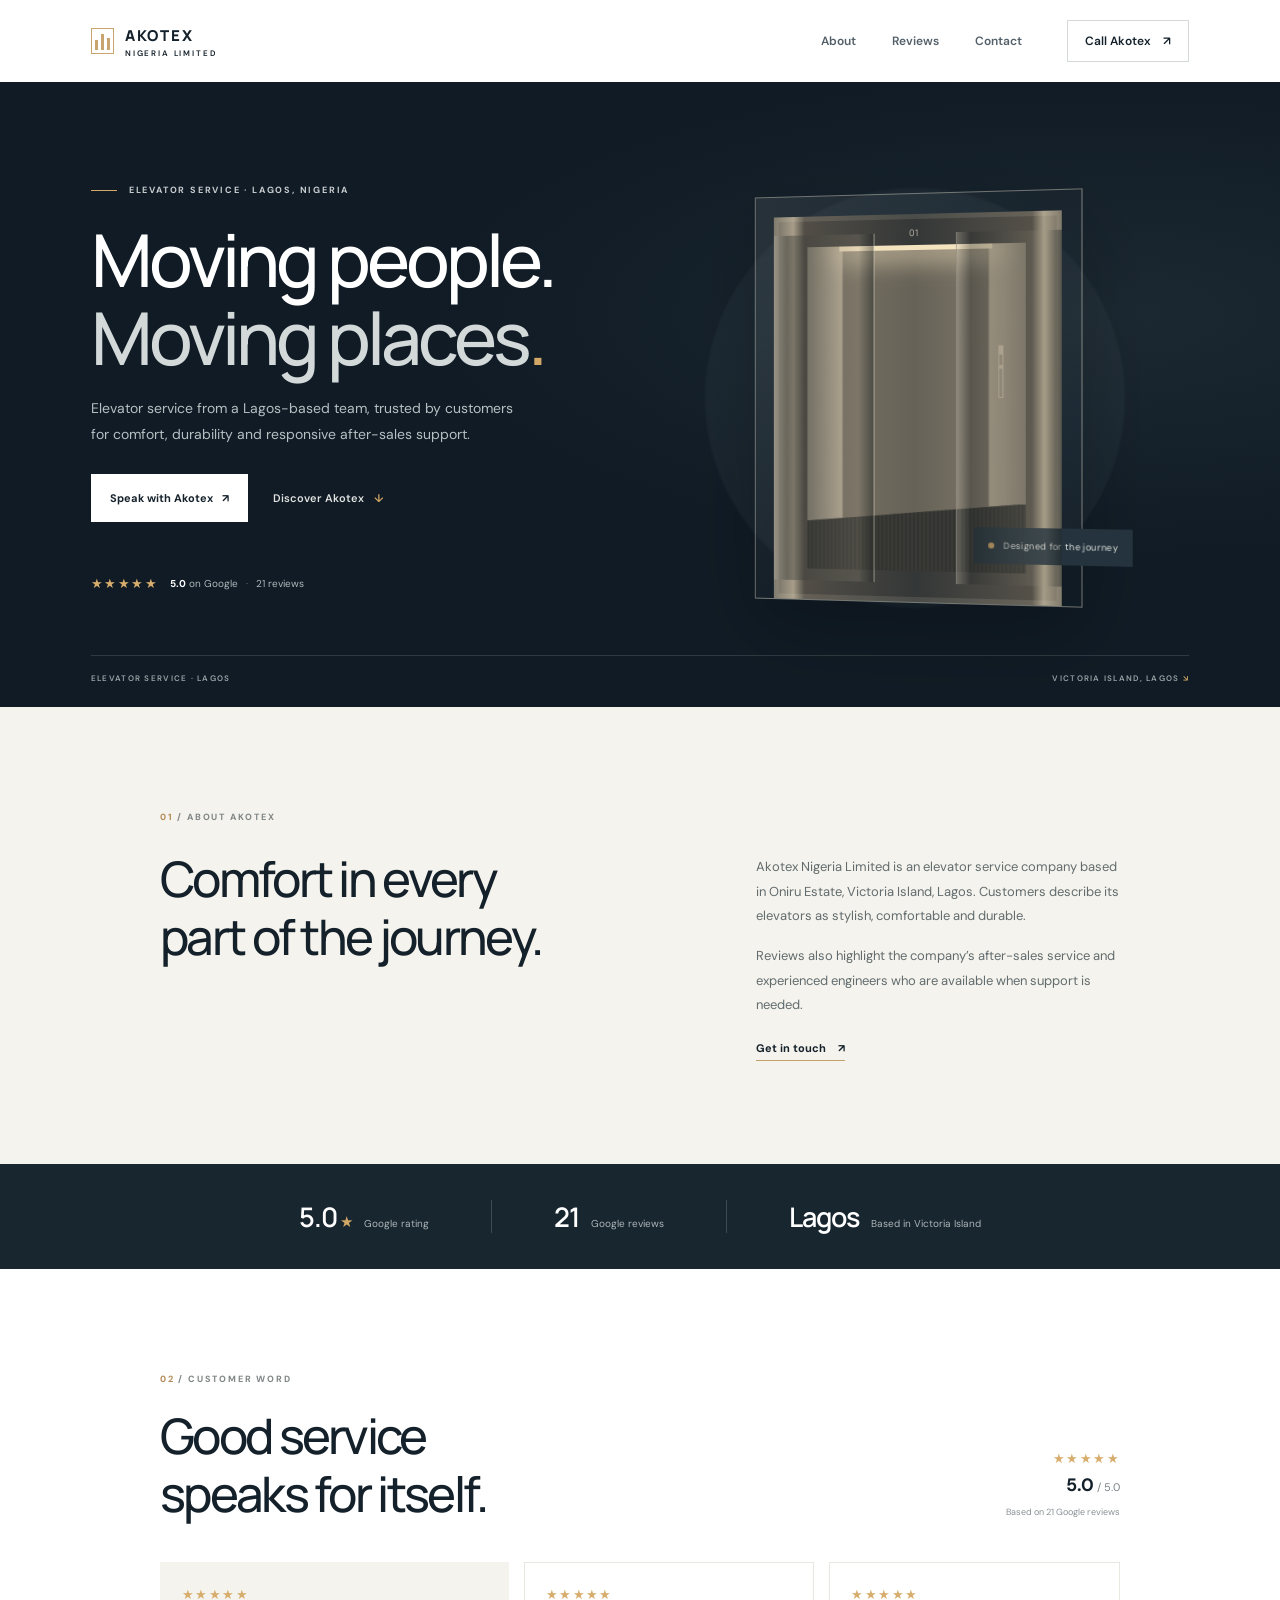
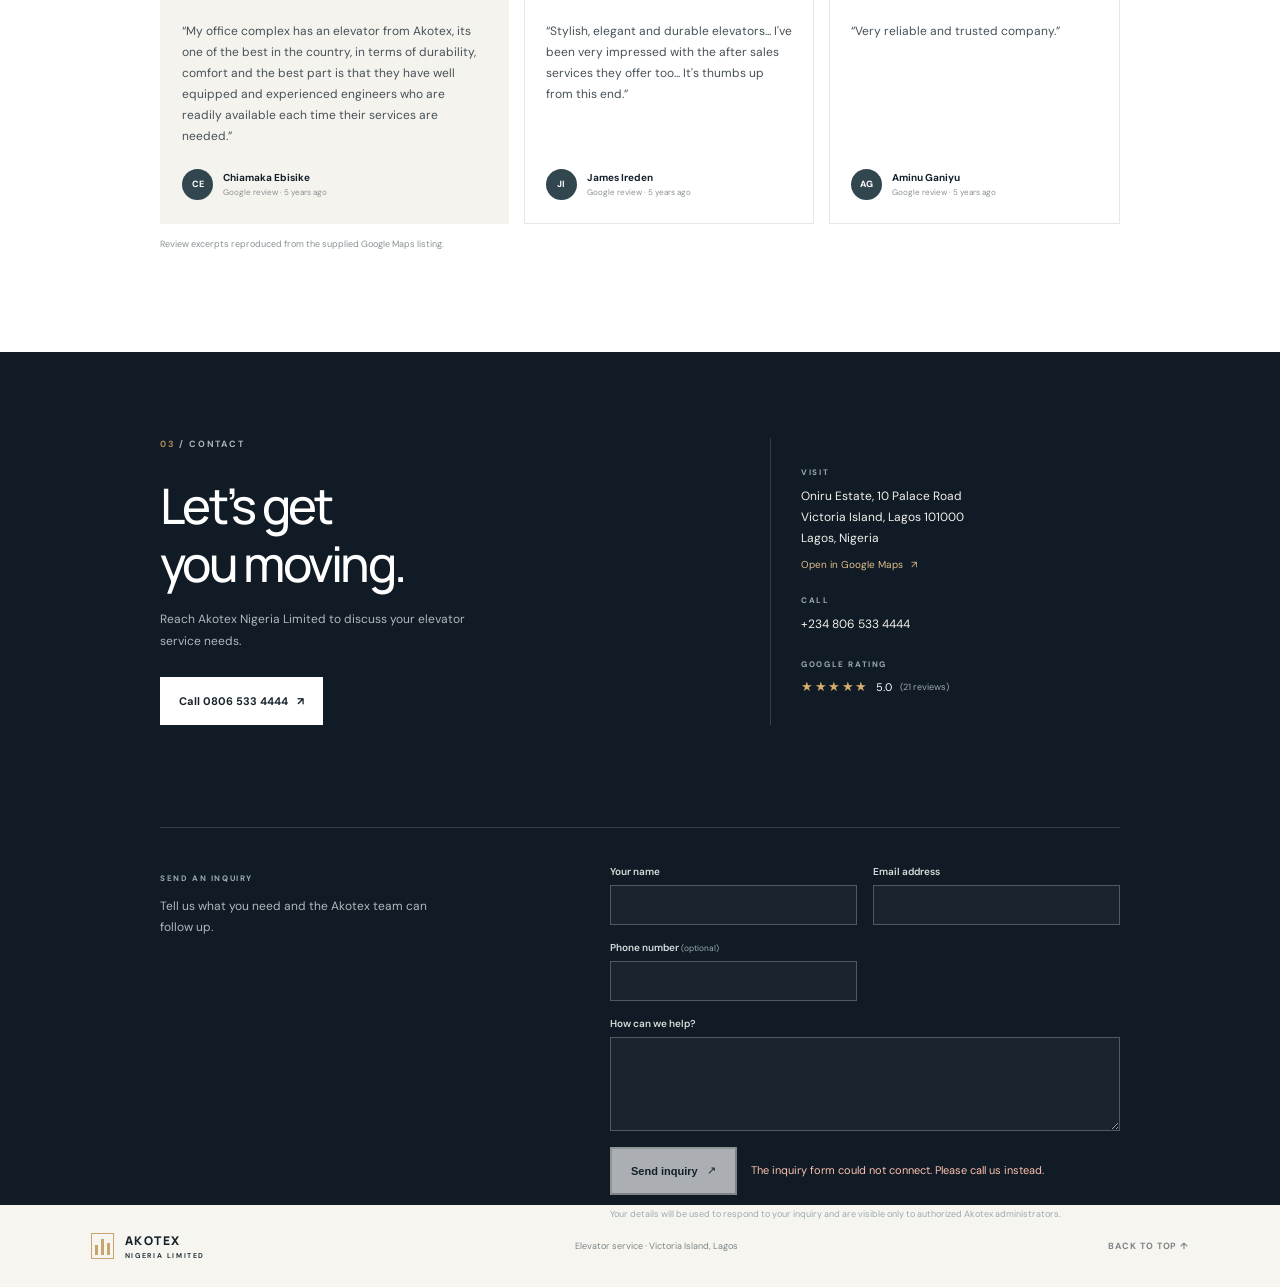
<file: AkotexLimited  Website/index.html>
<!doctype html>
<html lang="en">
  <head>
    <meta charset="utf-8">
    <meta name="viewport" content="width=device-width, initial-scale=1">
    <meta name="theme-color" content="#101b25">
    <meta name="description" content="Discover Akotex Nigeria Limited, an elevator service company based in Victoria Island, Lagos.">
    <title>Akotex Nigeria Limited | Elevator Services in Lagos</title>
    <link rel="preconnect" href="https://fonts.googleapis.com">
    <link rel="preconnect" href="https://fonts.gstatic.com" crossorigin>
    <link href="https://fonts.googleapis.com/css2?family=DM+Sans:wght@400;500;600;700&family=Manrope:wght@400;500;600;700;800&display=swap" rel="stylesheet">
    <link rel="stylesheet" href="styles.css">
  </head>
  <body>
    <header class="site-header">
      <a class="brand" href="#home" aria-label="Akotex Nigeria Limited home">
        <span class="brand-mark" aria-hidden="true"><span></span><span></span><span></span></span>
        <span class="brand-name">AKOTEX <small>NIGERIA LIMITED</small></span>
      </a>
      <nav class="main-nav" aria-label="Main navigation">
        <a href="#about">About</a>
        <a href="#reviews">Reviews</a>
        <a href="#contact">Contact</a>
      </nav>
      <a class="header-call" href="tel:+2348065334444">Call Akotex <span aria-hidden="true">↗</span></a>
    </header>

    <main>
      <section class="hero" id="home">
        <div class="hero-copy">
          <p class="eyebrow"><span class="eyebrow-line"></span> ELEVATOR SERVICE · LAGOS, NIGERIA</p>
          <h1>Moving people.<br><span>Moving places</span><em>.</em></h1>
          <p class="hero-intro">Elevator service from a Lagos-based team, trusted by customers for comfort, durability and responsive after-sales support.</p>
          <div class="hero-actions">
            <a class="button button-light" href="tel:+2348065334444">Speak with Akotex <span aria-hidden="true">↗</span></a>
            <a class="text-link" href="#about">Discover Akotex <span aria-hidden="true">↓</span></a>
          </div>
          <div class="rating">
            <div class="stars" aria-label="5 out of 5 stars">★★★★★</div>
            <p><strong>5.0</strong> on Google <span>·</span> 21 reviews</p>
          </div>
        </div>
        <div class="hero-art" aria-label="Illustration of a modern elevator interior" role="img">
          <div class="art-glow"></div>
          <div class="lift-scene">
            <div class="lift-frame">
              <div class="lift-door lift-door-left"></div>
              <div class="lift-door lift-door-right"></div>
              <div class="lift-interior">
                <div class="interior-light"></div>
                <div class="interior-panel"></div>
                <div class="interior-floor"></div>
              </div>
              <div class="lift-number">01</div>
            </div>
            <div class="art-label"><span class="label-dot"></span><span>Designed for the journey</span></div>
          </div>
        </div>
        <div class="hero-bottom">
          <span>ELEVATOR SERVICE · LAGOS</span>
          <span>VICTORIA ISLAND, LAGOS <span aria-hidden="true">↘</span></span>
        </div>
      </section>

      <section class="intro section-wrap" id="about">
        <div class="section-kicker"><span>01</span> / ABOUT AKOTEX</div>
        <div class="intro-content">
          <h2>Comfort in every<br>part of the journey.</h2>
          <div class="intro-copy">
            <p>Akotex Nigeria Limited is an elevator service company based in Oniru Estate, Victoria Island, Lagos. Customers describe its elevators as stylish, comfortable and durable.</p>
            <p>Reviews also highlight the company’s after-sales service and experienced engineers who are available when support is needed.</p>
            <a class="arrow-link" href="#contact">Get in touch <span aria-hidden="true">↗</span></a>
          </div>
        </div>
      </section>

      <section class="proof" aria-label="Company highlights">
        <div class="proof-item"><span class="proof-value">5.0<span class="proof-star">★</span></span><span class="proof-caption">Google rating</span></div>
        <div class="proof-divider"></div>
        <div class="proof-item"><span class="proof-value">21</span><span class="proof-caption">Google reviews</span></div>
        <div class="proof-divider"></div>
        <div class="proof-item"><span class="proof-value">Lagos</span><span class="proof-caption">Based in Victoria Island</span></div>
      </section>

      <section class="reviews section-wrap" id="reviews">
        <div class="reviews-heading">
          <div>
            <div class="section-kicker"><span>02</span> / CUSTOMER WORD</div>
            <h2>Good service<br>speaks for itself.</h2>
          </div>
          <div class="reviews-score">
            <div class="stars" aria-label="5 out of 5 stars">★★★★★</div>
            <p><strong>5.0</strong> / 5.0</p>
            <span>Based on 21 Google reviews</span>
          </div>
        </div>
        <div class="review-grid">
          <figure class="review-card review-featured">
            <div class="stars" aria-label="5 out of 5 stars">★★★★★</div>
            <blockquote>“My office complex has an elevator from Akotex, its one of the best in the country, in terms of durability, comfort and the best part is that they have well equipped and experienced engineers who are readily available each time their services are needed.”</blockquote>
            <figcaption><span class="review-avatar">CE</span><span><strong>Chiamaka Ebisike</strong><small>Google review · 5 years ago</small></span></figcaption>
          </figure>
          <figure class="review-card">
            <div class="stars" aria-label="5 out of 5 stars">★★★★★</div>
            <blockquote>“Stylish, elegant and durable elevators... I've been very impressed with the after sales services they offer too... It's thumbs up from this end.”</blockquote>
            <figcaption><span class="review-avatar">JI</span><span><strong>James Ireden</strong><small>Google review · 5 years ago</small></span></figcaption>
          </figure>
          <figure class="review-card">
            <div class="stars" aria-label="5 out of 5 stars">★★★★★</div>
            <blockquote>“Very reliable and trusted company.”</blockquote>
            <figcaption><span class="review-avatar">AG</span><span><strong>Aminu Ganiyu</strong><small>Google review · 5 years ago</small></span></figcaption>
          </figure>
        </div>
        <p class="review-note">Review excerpts reproduced from the supplied Google Maps listing.</p>
      </section>

      <section class="contact" id="contact">
        <div class="contact-inner">
          <div class="contact-copy">
            <div class="section-kicker section-kicker-light"><span>03</span> / CONTACT</div>
            <h2>Let’s get<br>you moving.</h2>
            <p>Reach Akotex Nigeria Limited to discuss your elevator service needs.</p>
            <a class="button button-light" href="tel:+2348065334444">Call 0806 533 4444 <span aria-hidden="true">↗</span></a>
          </div>
          <div class="contact-details">
            <div class="detail-block">
              <span class="detail-label">VISIT</span>
              <address>Oniru Estate, 10 Palace Road<br>Victoria Island, Lagos 101000<br>Lagos, Nigeria</address>
              <a class="detail-link" href="https://www.google.com/maps/search/?api=1&query=Akotex+Nigeria+Limited%2C+Oniru+Estate%2C+10+Palace+Rd%2C+Victoria+Island%2C+Lagos" target="_blank" rel="noopener noreferrer">Open in Google Maps <span aria-hidden="true">↗</span></a>
            </div>
            <div class="detail-block">
              <span class="detail-label">CALL</span>
              <a class="phone-link" href="tel:+2348065334444">+234 806 533 4444</a>
            </div>
            <div class="detail-block">
              <span class="detail-label">GOOGLE RATING</span>
              <span class="contact-rating"><span class="stars" aria-label="5 out of 5 stars">★★★★★</span> 5.0 <small>(21 reviews)</small></span>
            </div>
          </div>
          <div class="inquiry-form-wrap">
            <div class="inquiry-heading">
              <span class="detail-label">SEND AN INQUIRY</span>
              <p>Tell us what you need and the Akotex team can follow up.</p>
            </div>
            <form class="inquiry-form" id="inquiry-form">
              <label>
                <span>Your name</span>
                <input name="name" autocomplete="name" required minlength="2" maxlength="120">
              </label>
              <label>
                <span>Email address</span>
                <input name="email" type="email" autocomplete="email" required maxlength="254">
              </label>
              <label>
                <span>Phone number <small>(optional)</small></span>
                <input name="phone" type="tel" autocomplete="tel" maxlength="40">
              </label>
              <label>
                <span>How can we help?</span>
                <textarea name="message" rows="4" required minlength="10" maxlength="5000"></textarea>
              </label>
              <label class="inquiry-trap" aria-hidden="true">
                Leave this field empty
                <input name="website" tabindex="-1" autocomplete="off">
              </label>
              <div class="inquiry-submit">
                <button class="button button-light" type="submit">Send inquiry <span aria-hidden="true">↗</span></button>
                <p class="form-status" id="form-status" role="status" aria-live="polite"></p>
              </div>
              <p class="inquiry-privacy">Your details will be used to respond to your inquiry and are visible only to authorized Akotex administrators.</p>
            </form>
          </div>
        </div>
      </section>
    </main>

    <footer class="site-footer">
      <a class="brand footer-brand" href="#home" aria-label="Akotex Nigeria Limited home">
        <span class="brand-mark" aria-hidden="true"><span></span><span></span><span></span></span>
        <span class="brand-name">AKOTEX <small>NIGERIA LIMITED</small></span>
      </a>
      <span class="footer-note">Elevator service · Victoria Island, Lagos</span>
      <a class="back-top" href="#home">BACK TO TOP ↑</a>
    </footer>
    <script type="module" src="contact.js"></script>
  </body>
</html>
</file>
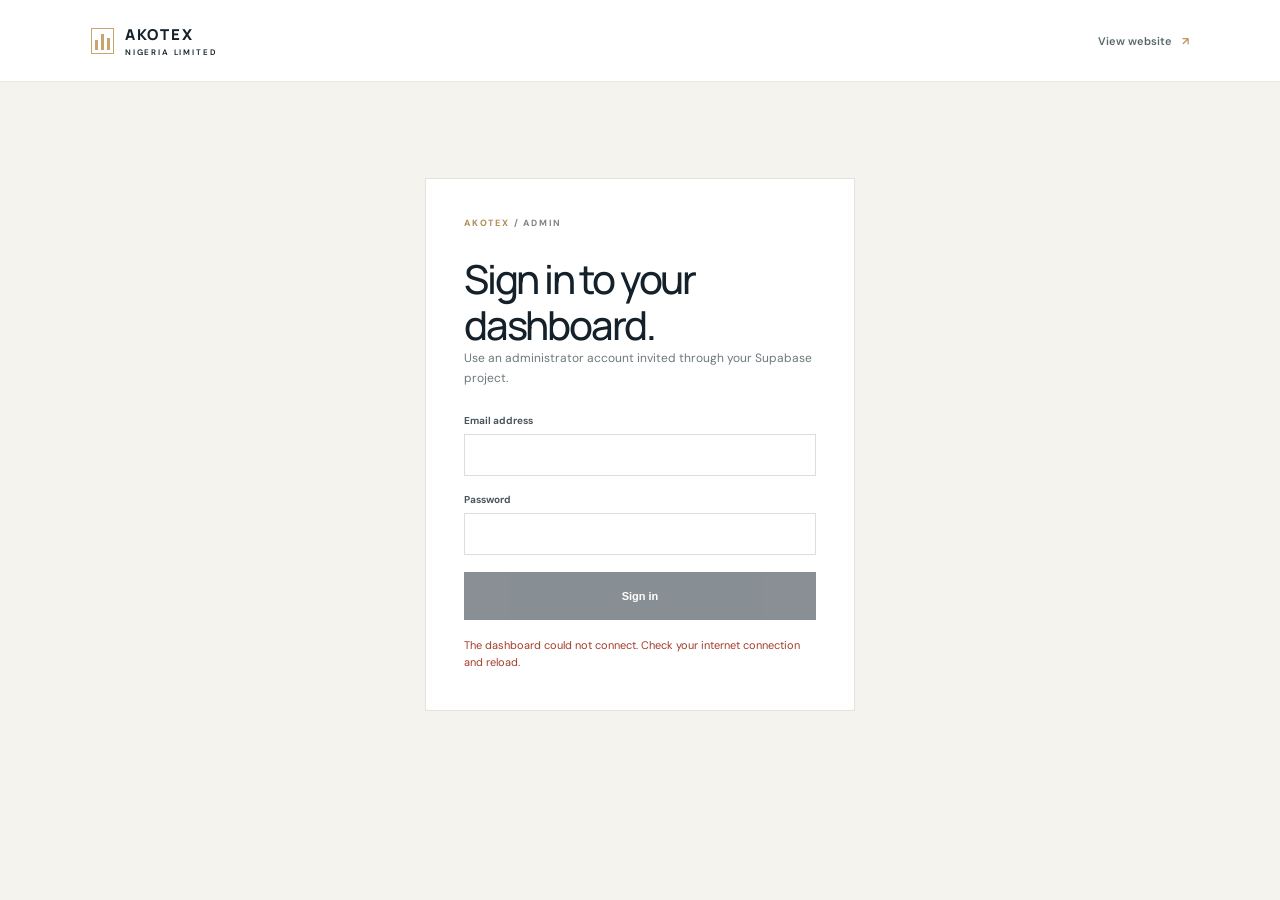
<file: AkotexLimited  Website/dashboard.html>
<!doctype html>
<html lang="en">
  <head>
    <meta charset="utf-8">
    <meta name="viewport" content="width=device-width, initial-scale=1">
    <meta name="theme-color" content="#101b25">
    <meta name="robots" content="noindex, nofollow">
    <title>Inquiries Dashboard | Akotex Nigeria Limited</title>
    <link rel="preconnect" href="https://fonts.googleapis.com">
    <link rel="preconnect" href="https://fonts.gstatic.com" crossorigin>
    <link href="https://fonts.googleapis.com/css2?family=DM+Sans:wght@400;500;600;700&family=Manrope:wght@400;500;600;700;800&display=swap" rel="stylesheet">
    <link rel="stylesheet" href="styles.css">
    <link rel="stylesheet" href="dashboard.css">
  </head>
  <body class="dashboard-page">
    <header class="site-header dashboard-header">
      <a class="brand" href="index.html" aria-label="Akotex Nigeria Limited home">
        <span class="brand-mark" aria-hidden="true"><span></span><span></span><span></span></span>
        <span class="brand-name">AKOTEX <small>NIGERIA LIMITED</small></span>
      </a>
      <a class="dashboard-back" href="index.html">View website <span aria-hidden="true">↗</span></a>
    </header>

    <main class="dashboard-main">
      <section class="auth-card" id="login-panel" aria-labelledby="login-title">
        <p class="section-kicker"><span>AKOTEX</span> / ADMIN</p>
        <h1 id="login-title">Sign in to your dashboard.</h1>
        <p class="auth-description">Use an administrator account invited through your Supabase project.</p>
        <form id="login-form" class="login-form">
          <label>Email address<input name="email" type="email" autocomplete="username" required></label>
          <label>Password<input name="password" type="password" autocomplete="current-password" required></label>
          <button class="button dashboard-button" type="submit">Sign in</button>
          <p class="dashboard-message" id="login-message" role="status" aria-live="polite"></p>
        </form>
      </section>

      <section class="inbox" id="inbox-panel" hidden aria-labelledby="inbox-title">
        <div class="inbox-header">
          <div>
            <p class="section-kicker"><span>AKOTEX</span> / ADMIN</p>
            <h1 id="inbox-title">Inquiries</h1>
            <p class="inbox-subtitle">Review and manage messages sent from your website.</p>
          </div>
          <button class="button sign-out-button" id="sign-out" type="button">Sign out</button>
        </div>

        <div class="inquiry-stats" aria-label="Inquiry totals">
          <div><span>Total inquiries</span><strong id="total-count">—</strong></div>
          <div><span>New</span><strong id="new-count">—</strong></div>
          <div><span>In progress</span><strong id="progress-count">—</strong></div>
          <div><span>Resolved</span><strong id="resolved-count">—</strong></div>
        </div>

        <div class="inbox-toolbar">
          <label class="search-label">Search this page
            <input id="search-input" type="search" placeholder="Name, email or message">
          </label>
          <label class="filter-label">Filter by status
            <select id="status-filter">
              <option value="all">All statuses</option>
              <option value="new">New</option>
              <option value="in_progress">In progress</option>
              <option value="resolved">Resolved</option>
            </select>
          </label>
          <button class="button refresh-button" id="refresh-inquiries" type="button">Refresh</button>
        </div>

        <p class="dashboard-message" id="inbox-message" role="status" aria-live="polite"></p>
        <div class="table-wrap">
          <table class="inquiry-table">
            <thead>
              <tr><th>Inquiry</th><th>Received</th><th>Status</th><th>Actions</th></tr>
            </thead>
            <tbody id="inquiry-rows"></tbody>
          </table>
          <p class="empty-state" id="empty-state" hidden>No inquiries match these filters.</p>
        </div>
        <div class="pagination">
          <span id="page-summary">—</span>
          <div>
            <button class="button page-button" id="previous-page" type="button">Previous</button>
            <button class="button page-button" id="next-page" type="button">Next</button>
          </div>
        </div>
      </section>
    </main>
    <script type="module" src="dashboard.js"></script>
  </body>
</html>
</file>
<file: AkotexLimited  Website/styles.css>
:root {
  color-scheme: light;
  --ink: #14212b;
  --muted: #65727a;
  --navy: #101b25;
  --cream: #f5f3ed;
  --gold: #d3a765;
  --line: #deddd7;
  font-family: "DM Sans", sans-serif;
  font-synthesis: none;
  text-rendering: optimizeLegibility;
}

* {
  box-sizing: border-box;
}

html {
  scroll-behavior: smooth;
}

body {
  margin: 0;
  color: var(--ink);
  background: #fff;
}

a {
  color: inherit;
  text-decoration: none;
}

.site-header {
  height: 82px;
  padding: 0 7.1%;
  display: flex;
  align-items: center;
  justify-content: space-between;
  background: #fff;
}

.brand {
  display: inline-flex;
  align-items: center;
  gap: 11px;
}

.brand-mark {
  display: inline-flex;
  align-items: flex-end;
  gap: 3px;
  height: 26px;
  padding: 3px;
  border: 1px solid #c8a46f;
}

.brand-mark span {
  width: 3px;
  background: #c8a46f;
}

.brand-mark span:nth-child(1) { height: 10px; }
.brand-mark span:nth-child(2) { height: 16px; }
.brand-mark span:nth-child(3) { height: 12px; }

.brand-name {
  font-family: Manrope, sans-serif;
  font-size: 15px;
  font-weight: 800;
  letter-spacing: .12em;
}

.brand-name small {
  display: block;
  margin-top: 2px;
  font-family: "DM Sans", sans-serif;
  font-size: 8px;
  font-weight: 600;
  letter-spacing: .23em;
}

.main-nav {
  display: flex;
  gap: 36px;
  margin-left: auto;
  margin-right: 45px;
}

.main-nav a,
.header-call {
  font-size: 12px;
  font-weight: 600;
}

.main-nav a {
  color: #536069;
  transition: color .2s ease;
}

.main-nav a:hover,
.text-link:hover,
.arrow-link:hover {
  color: #bd8c4e;
}

.header-call {
  padding: 12px 17px;
  border: 1px solid #d5d9d8;
}

.header-call span,
.button span,
.arrow-link span {
  margin-left: 9px;
}

.hero {
  position: relative;
  display: grid;
  grid-template-columns: 1fr 1fr;
  min-height: 625px;
  padding: 77px 7.1% 70px;
  overflow: hidden;
  color: #fff;
  background: var(--navy);
}

.hero::before {
  position: absolute;
  inset: 0;
  background: radial-gradient(ellipse at 86% 37%, rgba(68, 87, 94, .22), transparent 43%);
  content: "";
  pointer-events: none;
}

.hero-copy,
.hero-art {
  position: relative;
  z-index: 1;
}

.hero-copy {
  align-self: center;
  padding-bottom: 20px;
}

.eyebrow,
.section-kicker,
.detail-label {
  font-size: 9px;
  font-weight: 700;
  letter-spacing: .2em;
}

.eyebrow {
  display: flex;
  align-items: center;
  gap: 12px;
  margin: 0 0 24px;
  color: #c9cdd0;
}

.eyebrow-line {
  width: 26px;
  height: 1px;
  background: var(--gold);
}

h1,
h2,
p,
figure {
  margin-top: 0;
}

h1,
h2 {
  font-family: Manrope, sans-serif;
  letter-spacing: -.055em;
}

h1 {
  margin-bottom: 20px;
  font-size: clamp(47px, 5.7vw, 76px);
  font-weight: 500;
  line-height: 1.07;
}

h1 span {
  color: #d3d9d9;
}

h1 em {
  color: var(--gold);
  font-style: normal;
}

.hero-intro {
  max-width: 430px;
  margin-bottom: 27px;
  color: #b6c0c3;
  font-size: 14px;
  line-height: 1.8;
}

.hero-actions {
  display: flex;
  align-items: center;
  gap: 25px;
}

.button {
  display: inline-flex;
  min-height: 48px;
  align-items: center;
  justify-content: center;
  padding: 0 19px;
  font-size: 11px;
  font-weight: 700;
  transition: transform .2s ease, background .2s ease;
}

.button:hover {
  transform: translateY(-2px);
}

.button-light {
  color: #17232c;
  background: #fff;
}

.text-link {
  color: #e0e2df;
  font-size: 11px;
  font-weight: 600;
  transition: color .2s ease;
}

.text-link span {
  margin-left: 7px;
  color: var(--gold);
}

.rating {
  display: flex;
  align-items: center;
  gap: 12px;
  margin-top: 53px;
}

.stars {
  color: #d7ad6d;
  font-size: 13px;
  letter-spacing: .11em;
  white-space: nowrap;
}

.rating p {
  margin: 0;
  color: #aeb8bc;
  font-size: 10px;
}

.rating strong {
  color: #fff;
}

.rating p span {
  margin: 0 5px;
  color: #68777c;
}

.hero-art {
  display: flex;
  align-items: center;
  justify-content: center;
  min-height: 420px;
}

.art-glow {
  position: absolute;
  top: 50%;
  left: 50%;
  width: min(34vw, 420px);
  aspect-ratio: 1;
  transform: translate(-50%, -50%);
  border-radius: 50%;
  background: rgba(91, 112, 117, .11);
  filter: blur(1px);
}

.lift-scene {
  position: relative;
  width: min(66%, 330px);
  height: 410px;
  padding: 20px 19px 0;
  border: 1px solid rgba(232, 224, 206, .43);
  background: linear-gradient(120deg, rgba(235, 230, 215, .09), rgba(235, 230, 215, .015) 46%, rgba(8, 15, 20, .1));
  box-shadow: 0 30px 75px rgba(0, 0, 0, .24);
  transform: perspective(900px) rotateY(-7deg);
}

.lift-frame {
  position: relative;
  height: 100%;
  overflow: hidden;
  background: linear-gradient(90deg, #716d62, #a69c88 7%, #524e47 11%, #343737 50%, #555149 90%, #a59b86 94%, #736d60);
  box-shadow: inset 0 0 0 5px rgba(221, 213, 194, .13);
}

.lift-interior {
  position: absolute;
  top: 8%;
  right: 12%;
  bottom: 8%;
  left: 12%;
  overflow: hidden;
  background: linear-gradient(90deg, #8e8879, #b9ad98 16%, #766f62 17%, #666257 50%, #7d7568 83%, #c1b49c 84%, #80796b);
}

.interior-light {
  position: absolute;
  top: 0;
  left: 15%;
  width: 70%;
  height: 5px;
  background: #f4e3bf;
  box-shadow: 0 3px 25px 8px rgba(244, 227, 191, .58);
}

.interior-panel {
  position: absolute;
  top: 31%;
  right: 10%;
  width: 5px;
  height: 52px;
  border: 1px solid #d5c7ac;
  background: linear-gradient(#d5c7ac 15%, transparent 16%, transparent 35%, #d5c7ac 36%, #d5c7ac 43%, transparent 44%);
}

.interior-floor {
  position: absolute;
  right: 0;
  bottom: 0;
  left: 0;
  height: 21%;
  background: linear-gradient(170deg, transparent 10%, rgba(27, 30, 30, .65) 11%), repeating-linear-gradient(90deg, #5f5c53 0 2px, #726d60 2px 4px);
  clip-path: polygon(0 29%, 100% 0, 100% 100%, 0 100%);
}

.lift-door {
  position: absolute;
  z-index: 2;
  top: 5%;
  bottom: 5%;
  width: 36%;
  background: linear-gradient(90deg, rgba(218, 210, 192, .27), rgba(39, 43, 42, .38) 13%, rgba(166, 157, 137, .2) 85%, rgba(34, 39, 39, .46));
}

.lift-door-left {
  left: 0;
  border-right: 1px solid rgba(219, 211, 191, .42);
}

.lift-door-right {
  right: 0;
  border-left: 1px solid rgba(219, 211, 191, .42);
}

.lift-number {
  position: absolute;
  z-index: 3;
  top: 12px;
  left: 50%;
  color: rgba(250, 239, 218, .75);
  font-family: Manrope, sans-serif;
  font-size: 9px;
  letter-spacing: .18em;
  transform: translateX(-50%);
}

.art-label {
  position: absolute;
  right: -49px;
  bottom: 40px;
  display: flex;
  align-items: center;
  gap: 9px;
  padding: 12px 14px;
  color: #e2e4df;
  background: #24333d;
  font-size: 9px;
  letter-spacing: .04em;
}

.label-dot {
  width: 6px;
  height: 6px;
  border-radius: 50%;
  background: var(--gold);
}

.hero-bottom {
  position: absolute;
  right: 7.1%;
  bottom: 24px;
  left: 7.1%;
  display: flex;
  justify-content: space-between;
  padding-top: 17px;
  border-top: 1px solid rgba(255, 255, 255, .13);
  color: #98a4a7;
  font-size: 8px;
  font-weight: 600;
  letter-spacing: .16em;
}

.hero-bottom span span {
  color: var(--gold);
}

.section-wrap {
  padding-right: 12.5%;
  padding-left: 12.5%;
}

.intro {
  padding-top: 104px;
  padding-bottom: 103px;
  background: var(--cream);
}

.section-kicker {
  margin-bottom: 27px;
  color: #7e8584;
}

.section-kicker > span {
  color: #b28a56;
}

.intro-content {
  display: grid;
  grid-template-columns: 1.1fr .8fr;
  gap: 10%;
  align-items: start;
}

h2 {
  margin-bottom: 0;
  font-size: clamp(34px, 4vw, 49px);
  font-weight: 500;
  line-height: 1.18;
}

.intro-copy {
  padding-top: 5px;
}

.intro-copy p {
  margin-bottom: 15px;
  color: #626c6e;
  font-size: 13px;
  line-height: 1.9;
}

.arrow-link {
  display: inline-block;
  margin-top: 8px;
  padding-bottom: 5px;
  border-bottom: 1px solid #c4a06d;
  font-size: 11px;
  font-weight: 700;
  transition: color .2s ease;
}

.proof {
  display: flex;
  align-items: center;
  justify-content: center;
  gap: 62px;
  padding: 34px 7%;
  color: #fff;
  background: #182630;
}

.proof-item {
  display: flex;
  align-items: baseline;
  gap: 12px;
}

.proof-value {
  font-family: Manrope, sans-serif;
  font-size: 27px;
  font-weight: 600;
  letter-spacing: -.04em;
}

.proof-star {
  padding-left: 3px;
  color: var(--gold);
  font-size: 15px;
}

.proof-caption {
  color: #acb6b9;
  font-size: 10px;
}

.proof-divider {
  height: 33px;
  border-left: 1px solid rgba(255, 255, 255, .17);
}

.reviews {
  padding-top: 104px;
  padding-bottom: 102px;
  background: #fff;
}

.reviews-heading {
  display: flex;
  align-items: flex-end;
  justify-content: space-between;
  margin-bottom: 39px;
}

.reviews-heading .section-kicker {
  margin-bottom: 22px;
}

.reviews-score {
  padding-bottom: 3px;
  text-align: right;
}

.reviews-score p {
  margin: 6px 0 2px;
  color: #788184;
  font-size: 11px;
}

.reviews-score p strong {
  color: var(--ink);
  font-size: 18px;
}

.reviews-score > span {
  color: #899194;
  font-size: 9px;
}

.review-grid {
  display: grid;
  grid-template-columns: 1.2fr 1fr 1fr;
  gap: 15px;
}

.review-card {
  display: flex;
  min-height: 250px;
  flex-direction: column;
  margin: 0;
  padding: 23px 21px;
  border: 1px solid #e8e8e3;
  background: #fff;
}

.review-featured {
  background: var(--cream);
  border-color: var(--cream);
}

.review-card blockquote {
  margin: 18px 0 22px;
  color: #465158;
  font-size: 12px;
  line-height: 1.75;
}

.review-card figcaption {
  display: flex;
  align-items: center;
  gap: 10px;
  margin-top: auto;
}

.review-avatar {
  display: grid;
  width: 31px;
  height: 31px;
  place-items: center;
  border-radius: 50%;
  color: #fff;
  background: #324650;
  font-size: 9px;
  font-weight: 700;
}

.review-card figcaption strong,
.review-card figcaption small {
  display: block;
}

.review-card figcaption strong {
  font-size: 10px;
}

.review-card figcaption small {
  margin-top: 3px;
  color: #899194;
  font-size: 8px;
}

.review-note {
  margin: 14px 0 0;
  color: #899194;
  font-size: 9px;
}

.contact {
  padding: 86px 12.5%;
  color: #fff;
  background: var(--navy);
}

.contact-inner {
  display: grid;
  grid-template-columns: 1fr .75fr;
  gap: 15%;
  max-width: 1060px;
  margin: 0 auto;
}

.inquiry-form-wrap {
  grid-column: 1 / -1;
  display: grid;
  grid-template-columns: .75fr 1.25fr;
  gap: 15%;
  padding-top: 37px;
  border-top: 1px solid rgba(255, 255, 255, .16);
}

.inquiry-heading p {
  max-width: 270px;
  margin: 10px 0 0;
  color: #aeb9bd;
  font-size: 12px;
  line-height: 1.8;
}

.inquiry-form {
  display: grid;
  grid-template-columns: 1fr 1fr;
  gap: 16px;
}

.inquiry-form label {
  display: flex;
  flex-direction: column;
  gap: 7px;
  color: #d7dddc;
  font-size: 10px;
  font-weight: 600;
}

.inquiry-form label small {
  color: #9caaad;
  font-weight: 400;
}

.inquiry-form input,
.inquiry-form textarea {
  width: 100%;
  padding: 11px 12px;
  border: 1px solid rgba(255, 255, 255, .24);
  border-radius: 0;
  color: #fff;
  background: rgba(255, 255, 255, .04);
  font: inherit;
  font-size: 12px;
}

.inquiry-form textarea {
  min-height: 94px;
  resize: vertical;
}

.inquiry-form input:focus,
.inquiry-form textarea:focus {
  border-color: var(--gold);
  outline: 2px solid rgba(211, 167, 101, .25);
}

.inquiry-form label:nth-child(4),
.inquiry-submit {
  grid-column: 1 / -1;
}

.inquiry-submit {
  display: flex;
  align-items: center;
  gap: 14px;
}

.inquiry-submit button:disabled {
  cursor: wait;
  opacity: .65;
}

.form-status {
  margin: 0;
  color: #c9d6d0;
  font-size: 11px;
  line-height: 1.5;
}

.form-status[data-state="error"] {
  color: #ffc0ae;
}

.inquiry-privacy {
  grid-column: 1 / -1;
  margin: -4px 0 0;
  color: #9caaad;
  font-size: 9px;
  line-height: 1.6;
}

.inquiry-trap {
  position: absolute;
  width: 1px;
  height: 1px;
  overflow: hidden;
  clip: rect(0, 0, 0, 0);
  white-space: nowrap;
}

.section-kicker-light {
  color: #aab4b6;
}

.contact-copy h2 {
  margin-bottom: 17px;
}

.contact-copy > p {
  max-width: 310px;
  margin-bottom: 24px;
  color: #aeb9bd;
  font-size: 12px;
  line-height: 1.8;
}

.contact-details {
  display: flex;
  flex-direction: column;
  justify-content: center;
  gap: 24px;
  padding-left: 30px;
  border-left: 1px solid rgba(255, 255, 255, .16);
}

.detail-block {
  display: flex;
  flex-direction: column;
  align-items: flex-start;
  gap: 9px;
}

.detail-label {
  color: #9caaad;
  font-size: 8px;
}

.detail-block address,
.phone-link {
  color: #f2f1eb;
  font-size: 12px;
  font-style: normal;
  line-height: 1.75;
}

.detail-link {
  color: #dfbd8c;
  font-size: 10px;
}

.detail-link span {
  margin-left: 5px;
}

.contact-rating {
  display: flex;
  align-items: center;
  gap: 8px;
  font-size: 11px;
}

.contact-rating small {
  color: #9caaad;
  font-size: 9px;
}

.site-footer {
  display: flex;
  min-height: 82px;
  align-items: center;
  justify-content: space-between;
  padding: 0 7.1%;
  background: #f6f5f0;
}

.footer-brand .brand-name {
  font-size: 12px;
}

.footer-brand .brand-name small {
  font-size: 7px;
}

.footer-note,
.back-top {
  color: #7d8586;
  font-size: 9px;
}

.back-top {
  font-weight: 700;
  letter-spacing: .1em;
}

a:focus-visible {
  outline: 2px solid #d3a765;
  outline-offset: 4px;
}

@media (max-width: 800px) {
  .site-header {
    height: 72px;
    padding: 0 5%;
  }

  .main-nav {
    gap: 20px;
    margin-right: 25px;
  }

  .hero {
    grid-template-columns: 1fr .8fr;
    padding-right: 5%;
    padding-left: 5%;
  }

  h1 {
    font-size: clamp(43px, 7vw, 62px);
  }

  .lift-scene {
    width: 75%;
    height: 350px;
  }

  .section-wrap {
    padding-right: 8%;
    padding-left: 8%;
  }

  .review-grid {
    grid-template-columns: 1fr 1fr;
  }

  .review-featured {
    grid-column: span 2;
  }

  .contact {
    padding-right: 8%;
    padding-left: 8%;
  }
}

@media (max-width: 600px) {
  .site-header {
    height: 68px;
  }

  .main-nav {
    display: none;
  }

  .header-call {
    padding: 10px 12px;
    font-size: 10px;
  }

  .hero {
    display: block;
    padding: 68px 7% 75px;
  }

  .hero-copy {
    padding: 0;
  }

  h1 {
    font-size: clamp(48px, 12vw, 68px);
  }

  .hero-intro {
    max-width: 390px;
    font-size: 13px;
  }

  .rating {
    margin-top: 30px;
  }

  .hero-art {
    min-height: 355px;
    margin-top: 18px;
  }

  .art-glow {
    width: 75vw;
  }

  .lift-scene {
    width: 62%;
    height: 330px;
  }

  .hero-bottom {
    right: 7%;
    left: 7%;
    font-size: 7px;
  }

  .section-wrap {
    padding-right: 7%;
    padding-left: 7%;
  }

  .intro {
    padding-top: 74px;
    padding-bottom: 75px;
  }

  .intro-content,
  .contact-inner {
    grid-template-columns: 1fr;
    gap: 27px;
  }

  .inquiry-form-wrap {
    grid-template-columns: 1fr;
    gap: 22px;
  }

  h2 {
    font-size: 40px;
  }

  .proof {
    flex-wrap: wrap;
    gap: 18px 24px;
    justify-content: space-around;
    padding: 27px 5%;
  }

  .proof-item {
    flex-direction: column;
    align-items: center;
    gap: 2px;
    text-align: center;
  }

  .proof-value {
    font-size: 23px;
  }

  .proof-caption {
    font-size: 8px;
  }

  .proof-divider {
    height: 29px;
  }

  .reviews {
    padding-top: 74px;
    padding-bottom: 74px;
  }

  .reviews-heading {
    align-items: flex-start;
    gap: 22px;
    flex-direction: column;
  }

  .reviews-score {
    text-align: left;
  }

  .review-grid {
    grid-template-columns: 1fr;
  }

  .review-featured {
    grid-column: auto;
  }

  .review-card {
    min-height: 0;
  }

  .contact {
    padding: 72px 7%;
  }

  .contact-details {
    padding: 24px 0 0;
    border-top: 1px solid rgba(255, 255, 255, .16);
    border-left: 0;
  }

  .inquiry-form {
    grid-template-columns: 1fr;
  }

  .inquiry-form label:nth-child(4),
  .inquiry-submit,
  .inquiry-privacy {
    grid-column: auto;
  }

  .site-footer {
    min-height: 76px;
    padding: 14px 7%;
  }

  .footer-note {
    display: none;
  }
}

@media (prefers-reduced-motion: reduce) {
  html {
    scroll-behavior: auto;
  }

  *,
  *::before,
  *::after {
    transition-duration: .01ms !important;
  }
}
</file>
<file: AkotexLimited  Website/dashboard.css>
.dashboard-page {
  min-height: 100vh;
  background: #f5f3ed;
}

.dashboard-header {
  border-bottom: 1px solid #e8e7e1;
}

.dashboard-back {
  color: #59666b;
  font-size: 11px;
  font-weight: 600;
}

.dashboard-back span {
  margin-left: 7px;
  color: #bd8c4e;
}

.dashboard-main {
  width: min(1120px, 88%);
  margin: 0 auto;
  padding: 66px 0 100px;
}

.auth-card {
  width: min(430px, 100%);
  margin: 30px auto;
  padding: 38px;
  border: 1px solid #e5e3dc;
  background: #fff;
}

.auth-card h1,
.inbox h1 {
  margin: 0;
  color: #14212b;
  font-size: clamp(29px, 4vw, 40px);
  line-height: 1.15;
}

.auth-description,
.inbox-subtitle {
  color: #6d787c;
  font-size: 12px;
  line-height: 1.7;
}

.login-form {
  display: grid;
  gap: 17px;
  margin-top: 25px;
}

.login-form label,
.inbox-toolbar label {
  display: grid;
  gap: 7px;
  color: #49575d;
  font-size: 10px;
  font-weight: 700;
}

.login-form input,
.inbox-toolbar input,
.inbox-toolbar select {
  width: 100%;
  min-height: 42px;
  padding: 0 11px;
  border: 1px solid #dcdedb;
  border-radius: 0;
  color: #14212b;
  background: #fff;
  font: inherit;
  font-size: 12px;
}

.login-form input:focus,
.inbox-toolbar input:focus,
.inbox-toolbar select:focus {
  border-color: #b28a56;
  outline: 2px solid rgba(211, 167, 101, .2);
}

.dashboard-button,
.refresh-button {
  border: 0;
  color: #fff;
  background: #14212b;
  cursor: pointer;
}

.dashboard-message {
  min-height: 18px;
  margin: 0;
  color: #52635b;
  font-size: 11px;
  line-height: 1.6;
}

.dashboard-message[data-state="error"] {
  color: #a33c2b;
}

.inbox[hidden],
.auth-card[hidden] {
  display: none;
}

.inbox-header {
  display: flex;
  align-items: flex-start;
  justify-content: space-between;
  gap: 20px;
}

.inbox-header .section-kicker {
  margin-bottom: 13px;
}

.inbox-subtitle {
  margin: 8px 0 0;
}

.sign-out-button,
.page-button {
  border: 1px solid #d5d9d8;
  color: #26343c;
  background: #fff;
  cursor: pointer;
}

.inquiry-stats {
  display: grid;
  grid-template-columns: repeat(4, 1fr);
  gap: 13px;
  margin: 30px 0;
}

.inquiry-stats > div {
  display: flex;
  min-height: 100px;
  flex-direction: column;
  justify-content: space-between;
  padding: 17px;
  border: 1px solid #e2e0d9;
  background: #fff;
}

.inquiry-stats span {
  color: #738084;
  font-size: 10px;
}

.inquiry-stats strong {
  color: #14212b;
  font-family: Manrope, sans-serif;
  font-size: 27px;
  font-weight: 600;
}

.inbox-toolbar {
  display: grid;
  grid-template-columns: minmax(200px, 1fr) 190px auto;
  align-items: end;
  gap: 12px;
  margin-bottom: 16px;
}

.refresh-button {
  min-height: 42px;
}

.table-wrap {
  overflow-x: auto;
  border: 1px solid #e2e0d9;
  background: #fff;
}

.inquiry-table {
  width: 100%;
  border-collapse: collapse;
  text-align: left;
}

.inquiry-table th {
  padding: 13px 15px;
  border-bottom: 1px solid #e7e7e2;
  color: #778184;
  font-size: 9px;
  font-weight: 700;
  letter-spacing: .08em;
  text-transform: uppercase;
}

.inquiry-table td {
  padding: 15px;
  border-bottom: 1px solid #eeefeb;
  color: #48565b;
  font-size: 11px;
  vertical-align: top;
}

.inquiry-table tr:last-child td {
  border-bottom: 0;
}

.inquiry-person {
  min-width: 240px;
  max-width: 470px;
}

.inquiry-person strong,
.inquiry-person a,
.inquiry-person p {
  display: block;
}

.inquiry-person strong {
  color: #19272f;
  font-size: 12px;
}

.inquiry-person a {
  margin-top: 4px;
  color: #68777c;
}

.inquiry-person p {
  margin: 9px 0 0;
  line-height: 1.6;
  white-space: pre-wrap;
  overflow-wrap: anywhere;
}

.status-select {
  min-height: 32px;
  padding: 0 8px;
  border: 1px solid #deded7;
  color: #38464b;
  background: #fff;
  font: inherit;
  font-size: 10px;
}

.delete-button {
  padding: 7px 10px;
  border: 1px solid #e4c9c1;
  color: #994432;
  background: #fff;
  font: inherit;
  font-size: 10px;
  cursor: pointer;
}

.empty-state {
  padding: 25px;
  color: #718084;
  font-size: 12px;
  text-align: center;
}

.pagination {
  display: flex;
  align-items: center;
  justify-content: space-between;
  gap: 15px;
  margin-top: 15px;
  color: #758084;
  font-size: 10px;
}

.pagination > div {
  display: flex;
  gap: 8px;
}

.page-button {
  min-height: 36px;
}

button:disabled {
  cursor: not-allowed;
  opacity: .5;
}

@media (max-width: 650px) {
  .dashboard-header {
    padding: 0 5%;
  }

  .dashboard-main {
    width: 90%;
    padding-top: 35px;
  }

  .auth-card {
    padding: 26px 21px;
  }

  .inquiry-stats {
    grid-template-columns: 1fr 1fr;
  }

  .inbox-toolbar {
    grid-template-columns: 1fr 1fr;
  }

  .inbox-toolbar .search-label {
    grid-column: 1 / -1;
  }

  .inbox-toolbar .refresh-button {
    min-width: 0;
    padding: 0 10px;
  }

  .inbox-header {
    align-items: center;
  }

  .inbox-header .sign-out-button {
    padding: 10px;
  }

  .pagination {
    align-items: flex-start;
    flex-direction: column;
  }
}
</file>
